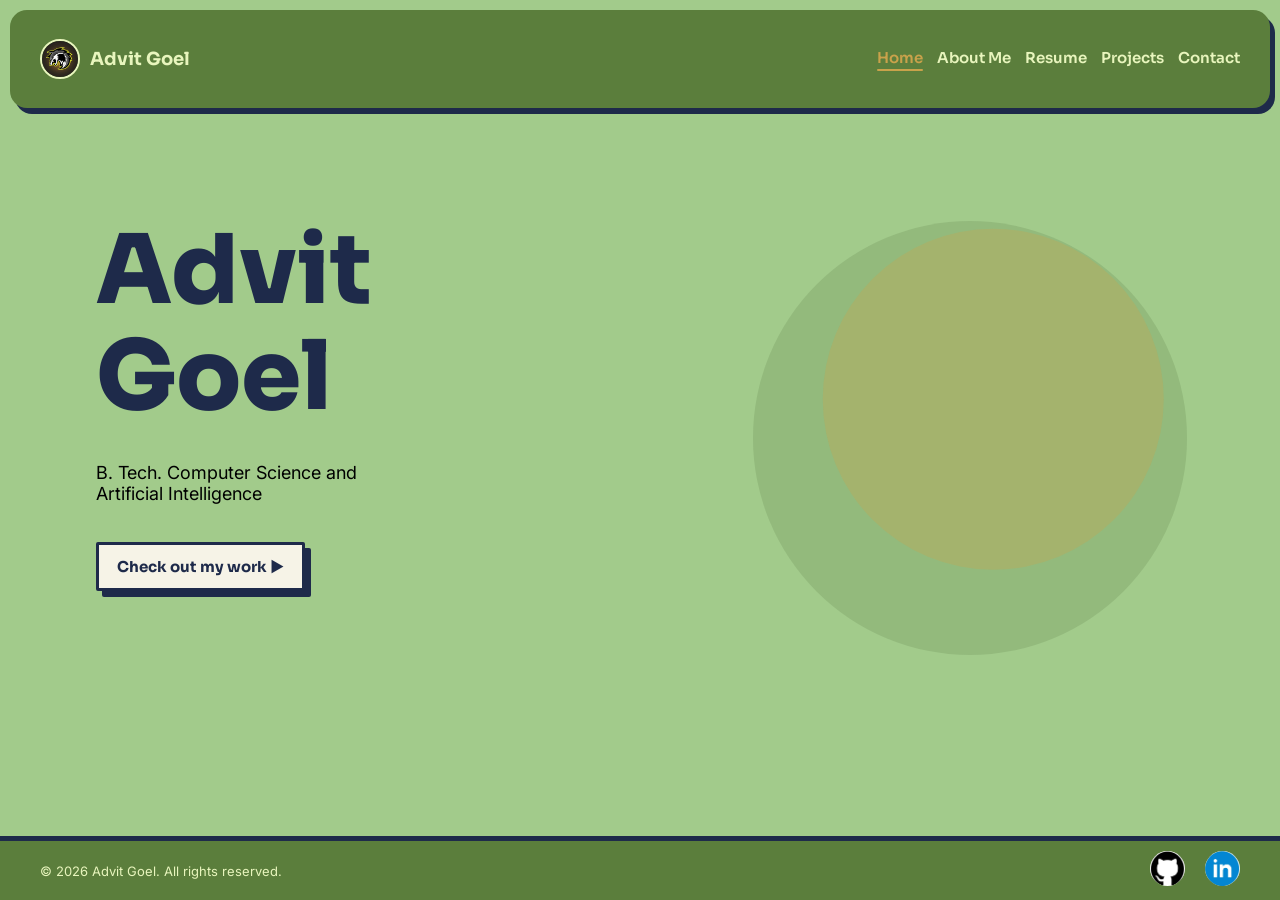
<file: index.html>
<!DOCTYPE html>
<html lang="en">
<head>
    <meta charset="UTF-8">
    <meta name="viewport" content="width=device-width, initial-scale=1.0">
    <title>Advit Goel</title>
    <link rel="preconnect" href="https://fonts.googleapis.com">
    <link rel="preconnect" href="https://fonts.gstatic.com" crossorigin>
    <link href="https://fonts.googleapis.com/css2?family=Sora:wght@400;600;700;800&family=Inter:wght@400;500;600&display=swap" rel="stylesheet">
    <link rel="stylesheet" href="./style.css">
</head>
<body>

    <header>
        <a href="index.html" id="nametag">
            <img src="avatar.png" alt="Profile Picture" id="avatarimg">
            <h3 id="name">Advit Goel</h3>
        </a>
        <button class="hamburger" id="hamburger" aria-label="Toggle navigation menu" aria-expanded="false">
            <span></span>
            <span></span>
            <span></span>
        </button>
        <div class="navlinks">
            <a href="index.html" class="headericons active">Home</a>
            <a href="about.html" class="headericons">About Me</a>
            <a href="resume.html" class="headericons">Resume</a>
            <a href="projects.html" class="headericons">Projects</a>
            <a href="contact.html" class="headericons">Contact</a>
        </div>
    </header>

    <main id="maincontent">
        <h1 id="headname" class="fade-up">Advit <br> Goel</h1>
        <p id="description" class="fade-up delay-1">B. Tech. Computer Science and <br> Artificial Intelligence</p>

        <svg viewBox="0 0 800 800" width="620" height="620" style="position:absolute; right:0; top:10px;">
            <circle class="floaty" cx="400" cy="400" r="280" fill="#3F5A2C" opacity="0.15"/>
            <circle class="floaty" cx="430" cy="350" r="220" fill="#C9A24B" opacity="0.3"/>
        </svg>

        <a href="projects.html"><button id="checkout">Check out my work &#9658;</button></a>
    </main>

    <footer class="footer">
        <span class="copyright">© 2026 Advit Goel. All rights reserved.</span>
        <div class="socials">
            <a href="https://github.com/coolgoel1">
                <img src="./github.png" alt="GitHub" width="35" height="35" style="border-radius:50%;">
            </a>
            <a href="https://linkedin.com/in/advit-goel">
                <img src="./lnkd.png" alt="LinkedIn" width="35" height="35" style="border-radius:50%;">
            </a>
        </div>
    </footer>

    <script src="./script.js"></script>
</body>
</html>
</file>
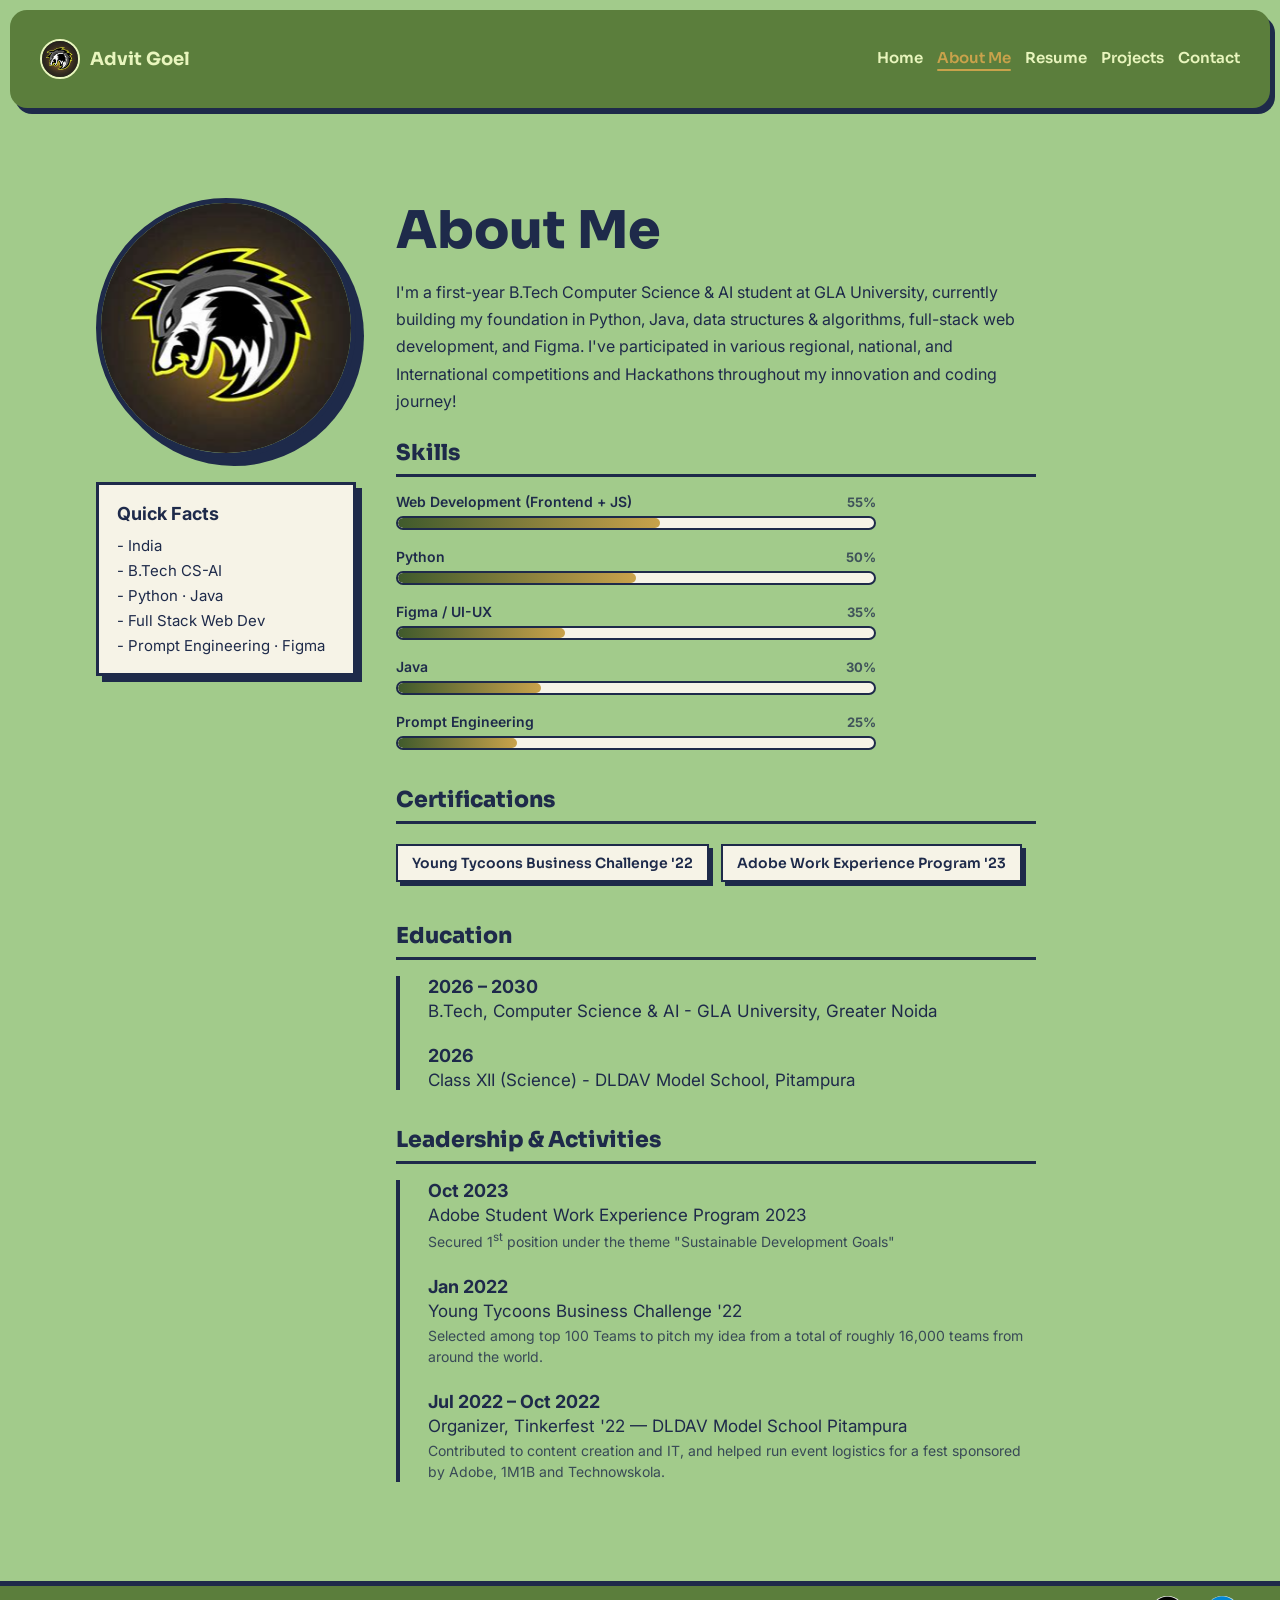
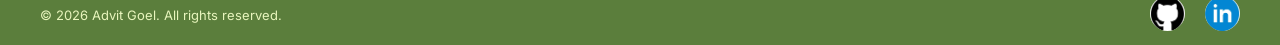
<file: about.html>
<!DOCTYPE html>
<html lang="en">
<head>
    <meta charset="UTF-8">
    <meta name="viewport" content="width=device-width, initial-scale=1.0">
    <title>Advit Goel</title>
    <link rel="preconnect" href="https://fonts.googleapis.com">
    <link rel="preconnect" href="https://fonts.gstatic.com" crossorigin>
    <link href="https://fonts.googleapis.com/css2?family=Sora:wght@400;600;700;800&family=Inter:wght@400;500;600&display=swap" rel="stylesheet">
    <link rel="stylesheet" href="./style.css">
</head>
<body>

    <header>
        <a href="index.html" id="nametag">
            <img src="avatar.png" alt="Profile Picture" id="avatarimg">
            <h3 id="name">Advit Goel</h3>
        </a>
        <button class="hamburger" id="hamburger" aria-label="Toggle navigation menu" aria-expanded="false">
            <span></span>
            <span></span>
            <span></span>
        </button>
        <div class="navlinks">
            <a href="index.html" class="headericons">Home</a>
            <a href="about.html" class="headericons active">About Me</a>
            <a href="resume.html" class="headericons">Resume</a>
            <a href="projects.html" class="headericons">Projects</a>
            <a href="contact.html" class="headericons">Contact</a>
        </div>
    </header>

    <main id="aboutboxx">
        <div id="imageboxx">
            <img src="./avatar.png" alt="Advit Goel" id="aboutimg">
            <div id="factsbox">
                <div style="font-weight:700; margin-bottom:12px; font-size:18px;">Quick Facts</div>
                <div class="facts">- India</div>
                <div class="facts">- B.Tech CS-AI</div>
                <div class="facts">- Python · Java</div>
                <div class="facts">- Full Stack Web Dev</div>
                <div class="facts">- Prompt Engineering · Figma</div>
            </div>
        </div>

        <div class="contentdiv">
            <h1 class="headingabout">About Me</h1>
            <p class="description">I'm a first-year B.Tech Computer Science &amp; AI student at GLA University, currently building my foundation in Python, Java, data structures &amp; algorithms, full-stack web development, and Figma. I've participated in various regional, national, and International competitions and Hackathons throughout my innovation and coding journey!</p>

            <div class="content-section">
                <h2 class="section-heading">Skills</h2>
                <div class="skills-list">
                    <div class="skill-bar">
                        <div class="skill-bar-head">
                            <span class="skill-name">Web Development (Frontend + JS)</span>
                            <span class="skill-percent">55%</span>
                        </div>
                        <div class="skill-track" role="progressbar" aria-valuenow="55" aria-valuemin="0" aria-valuemax="100" aria-label="Web Development proficiency">
                            <div class="skill-fill" style="--fill: 55%;"></div> <!-- EDIT THIS NUMBER TO CHANGE PROGRESS BAR -->
                        </div>
                    </div>

                    <div class="skill-bar">
                        <div class="skill-bar-head">
                            <span class="skill-name">Python</span>
                            <span class="skill-percent">50%</span>
                        </div>
                        <div class="skill-track" role="progressbar" aria-valuenow="50" aria-valuemin="0" aria-valuemax="100" aria-label="Python proficiency">
                            <div class="skill-fill" style="--fill: 50%;"></div> <!-- EDIT THIS NUMBER TO CHANGE PROGRESS BAR -->
                        </div>
                    </div>

                    <div class="skill-bar">
                        <div class="skill-bar-head">
                            <span class="skill-name">Figma / UI-UX</span>
                            <span class="skill-percent">35%</span>
                        </div>
                        <div class="skill-track" role="progressbar" aria-valuenow="35" aria-valuemin="0" aria-valuemax="100" aria-label="Figma proficiency">
                            <div class="skill-fill" style="--fill: 35%;"></div> <!-- EDIT THIS NUMBER TO CHANGE PROGRESS BAR -->
                        </div>
                    </div>

                    <div class="skill-bar">
                        <div class="skill-bar-head">
                            <span class="skill-name">Java</span>
                            <span class="skill-percent">30%</span>
                        </div>
                        <div class="skill-track" role="progressbar" aria-valuenow="30" aria-valuemin="0" aria-valuemax="100" aria-label="Java proficiency">
                            <div class="skill-fill" style="--fill: 30%;"></div> <!-- EDIT THIS NUMBER TO CHANGE PROGRESS BAR -->
                        </div>
                    </div>

                    <div class="skill-bar">
                        <div class="skill-bar-head">
                            <span class="skill-name">Prompt Engineering</span>
                            <span class="skill-percent">25%</span>
                        </div>
                        <div class="skill-track" role="progressbar" aria-valuenow="25" aria-valuemin="0" aria-valuemax="100" aria-label="Prompt Engineering proficiency">
                            <div class="skill-fill" style="--fill: 25%;"></div> <!-- EDIT THIS NUMBER TO CHANGE PROGRESS BAR -->
                        </div>
                    </div>
                </div>
            </div>

            <div class="content-section">
                <h2 class="section-heading">Certifications</h2>
                <div>
                    <span class="skillsbox">Young Tycoons Business Challenge '22</span>
                    <span class="skillsbox">Adobe Work Experience Program '23</span>
                </div>
            </div>

            <div class="content-section">
                <h2 class="section-heading">Education</h2>
                <div class="timeline">
                    <div class="timeline-item">
                        <div class="timeline-year">2026 – 2030</div>
                        <div class="timeline-text">B.Tech, Computer Science &amp; AI - GLA University, Greater Noida </div>
                    </div>
                    <div class="timeline-item">
                        <div class="timeline-year">2026</div>
                        <div class="timeline-text">Class XII (Science) - DLDAV Model School, Pitampura</div>
                    </div>
                </div>
            </div>

            <div class="content-section">
                <h2 class="section-heading">Leadership &amp; Activities</h2>
                <div class="timeline">
                    <div class="timeline-item">
                        <div class="timeline-year">Oct 2023</div>
                        <div class="timeline-text">Adobe Student Work Experience Program 2023</div>
                        <div class="timeline-desc">Secured 1<sup>st</sup> position under the theme "Sustainable Development Goals"</div>
                    </div>
                    <div class="timeline-item">
                        <div class="timeline-year">Jan 2022</div>
                        <div class="timeline-text">Young Tycoons Business Challenge '22</div>
                        <div class="timeline-desc">Selected among top 100 Teams to pitch my idea from a total of roughly 16,000 teams from around the world.</div>
                    </div>
                    <div class="timeline-item">
                        <div class="timeline-year">Jul 2022 – Oct 2022</div>
                        <div class="timeline-text">Organizer, Tinkerfest '22 — DLDAV Model School Pitampura</div>
                        <div class="timeline-desc">Contributed to content creation and IT, and helped run event logistics for a fest sponsored by Adobe, 1M1B and Technowskola.</div>
                    </div>
                </div>
            </div>
        </div>
    </main>

    <footer class="footer">
        <span class="copyright">© 2026 Advit Goel. All rights reserved.</span>
        <div class="socials">
            <a href="https://github.com/coolgoel1">
                <img src="./github.png" alt="GitHub" width="35" height="35" style="border-radius:50%;">
            </a>
            <a href="https://linkedin.com/in/advit-goel">
                <img src="./lnkd.png" alt="LinkedIn" width="35" height="35" style="border-radius:50%;">
            </a>
        </div>
    </footer>

    <script src="./script.js"></script>
</body>
</html>
</file>
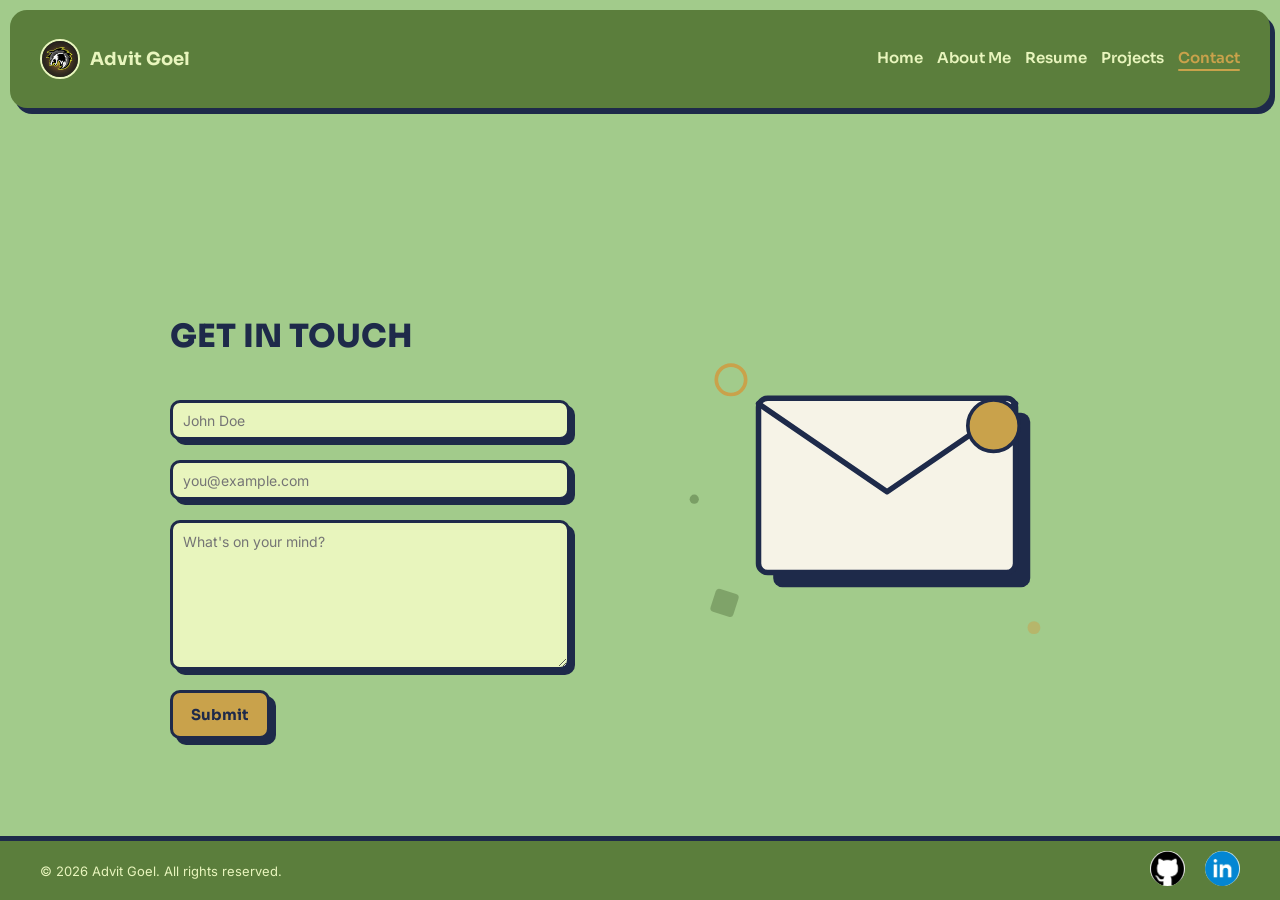
<file: contact.html>
<!DOCTYPE html>
<html lang="en">
<head>
    <meta charset="UTF-8">
    <meta name="viewport" content="width=device-width, initial-scale=1.0">
    <title>Advit Goel</title>
    <link rel="preconnect" href="https://fonts.googleapis.com">
    <link rel="preconnect" href="https://fonts.gstatic.com" crossorigin>
    <link href="https://fonts.googleapis.com/css2?family=Sora:wght@400;600;700;800&family=Inter:wght@400;500;600&display=swap" rel="stylesheet">
    <link rel="stylesheet" href="./style.css">
</head>
<body>

    <header>
        <a href="index.html" id="nametag">
            <img src="avatar.png" alt="Profile Picture" id="avatarimg">
            <h3 id="name">Advit Goel</h3>
        </a>
        <button class="hamburger" id="hamburger" aria-label="Toggle navigation menu" aria-expanded="false">
            <span></span>
            <span></span>
            <span></span>
        </button>
        <div class="navlinks">
            <a href="index.html" class="headericons">Home</a>
            <a href="about.html" class="headericons">About Me</a>
            <a href="resume.html" class="headericons">Resume</a>
            <a href="projects.html" class="headericons">Projects</a>
            <a href="contact.html" class="headericons active">Contact</a>
        </div>
    </header>

    <main class="circlediv">
        <svg class="contact-illustration" viewBox="0 0 800 800">
            <g transform="scale(1.53)">
                <rect x="156" y="136" width="280" height="190" rx="10" fill="#1E2A4A"/>
                <rect x="140" y="120" width="280" height="190" rx="10" fill="#F6F3E7" stroke="#1E2A4A" stroke-width="6"/>
                <path d="M140,126 L280,222 L420,126" fill="none" stroke="#1E2A4A" stroke-width="6" stroke-linejoin="round" stroke-linecap="round"/>
                <circle class="floaty" cx="396" cy="150" r="28" fill="#C9A24B" stroke="#1E2A4A" stroke-width="4"/>
                <circle class="floaty" cx="110" cy="100" r="16" fill="none" stroke="#C9A24B" stroke-width="4"/>
                <rect x="90" y="330" width="26" height="26" rx="4" fill="#3F5A2C" opacity="0.35" transform="rotate(18 103 343)"/>
                <circle class="floaty" cx="440" cy="370" r="7" fill="#C9A24B" opacity="0.5"/>
                <circle class="floaty" cx="70" cy="230" r="5" fill="#3F5A2C" opacity="0.4"/>
            </g>
        </svg>

        <div class="contact-text">
            <h1 id="getintouch">GET IN TOUCH</h1>

            <div id="contact">
                <!--
                  There's no backend here to receive a real form submission,
                  so script.js intercepts this instead and opens a pre-filled
                  mailto: link — whatever mail app is set as default on the
                  visitor's device (Gmail's app on most phones, Gmail in the
                  browser on desktop if that's their default, or something
                  else entirely) opens with this message ready for THEM to
                  hit send on. Nothing is sent automatically from the site.
                -->
                <form id="contact-form">
                    <input class="inputname" type="text" id="contact-name" placeholder="John Doe" required>
                    <input class="inputname" type="email" id="contact-email" placeholder="you@example.com" required>
                    <textarea class="inputname" id="contact-message" placeholder="What's on your mind?" required></textarea>
                    <input type="submit" value="Submit" id="submit">
                </form>
            </div>
        </div>
    </main>

    <footer class="footer">
        <span class="copyright">© 2026 Advit Goel. All rights reserved.</span>
        <div class="socials">
            <a href="https://github.com/coolgoel1">
                <img src="./github.png" alt="GitHub" width="35" height="35" style="border-radius:50%;">
            </a>
            <a href="https://linkedin.com/in/advit-goel">
                <img src="./lnkd.png" alt="LinkedIn" width="35" height="35" style="border-radius:50%;">
            </a>
        </div>
    </footer>

    <script src="./script.js"></script>
</body>
</html>
</file>
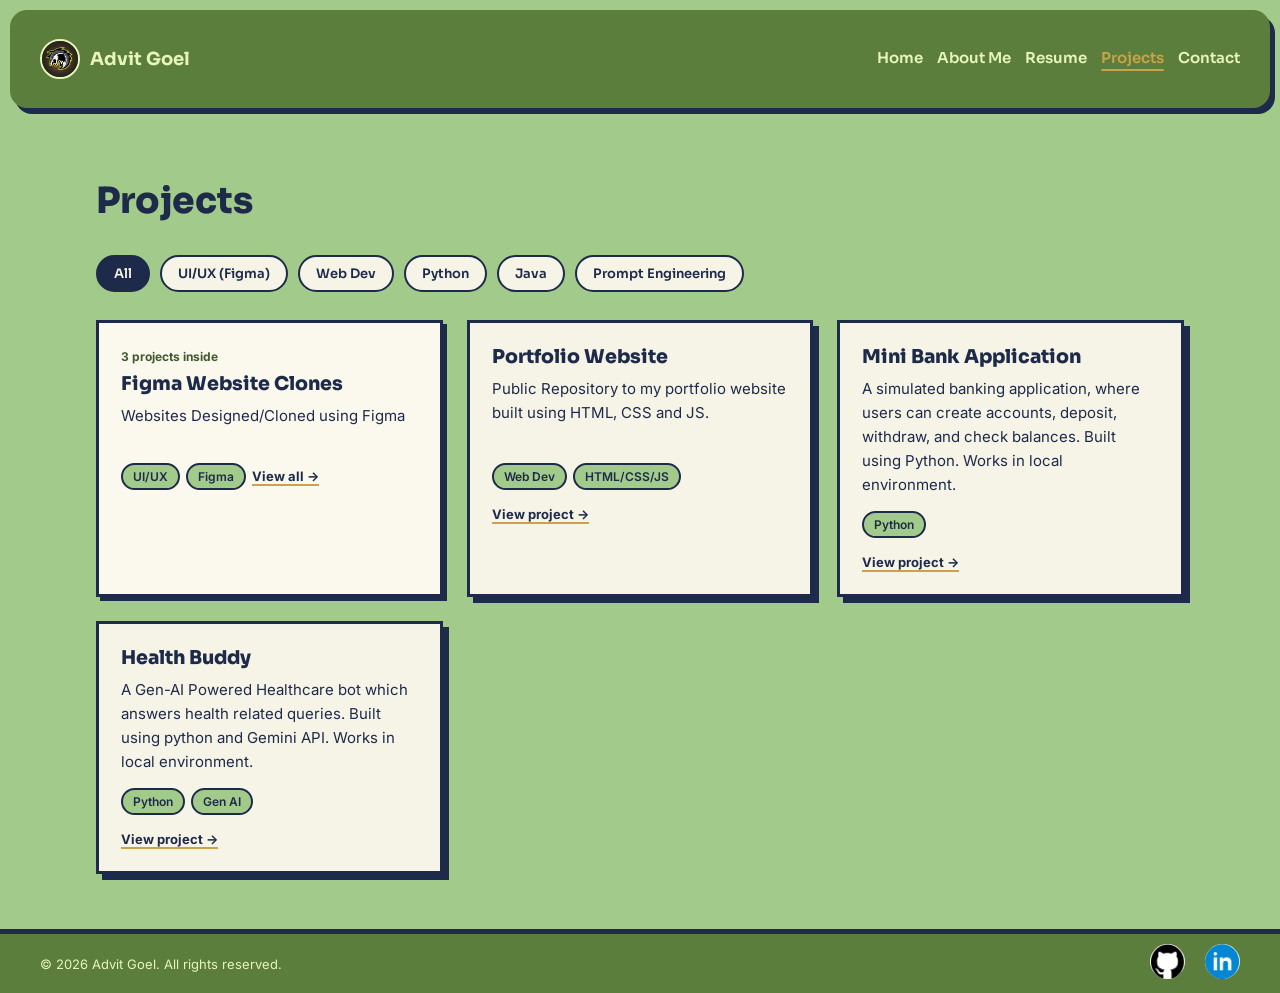
<file: projects.html>
<!DOCTYPE html>
<html lang="en">
<head>
    <meta charset="UTF-8">
    <meta name="viewport" content="width=device-width, initial-scale=1.0">
    <title>Advit Goel</title>
    <link rel="preconnect" href="https://fonts.googleapis.com">
    <link rel="preconnect" href="https://fonts.gstatic.com" crossorigin>
    <link href="https://fonts.googleapis.com/css2?family=Sora:wght@400;600;700;800&family=Inter:wght@400;500;600&display=swap" rel="stylesheet">
    <link rel="stylesheet" href="./style.css">
</head>
<body>

    <header>
        <a href="index.html" id="nametag">
            <img src="avatar.png" alt="Profile Picture" id="avatarimg">
            <h3 id="name">Advit Goel</h3>
        </a>
        <button class="hamburger" id="hamburger" aria-label="Toggle navigation menu" aria-expanded="false">
            <span></span>
            <span></span>
            <span></span>
        </button>
        <div class="navlinks">
            <a href="index.html" class="headericons">Home</a>
            <a href="about.html" class="headericons">About Me</a>
            <a href="resume.html" class="headericons">Resume</a>
            <a href="projects.html" class="headericons active">Projects</a>
            <a href="contact.html" class="headericons">Contact</a>
        </div>
    </header>

    <main id="maincontent">
        <h1 class="page-heading">Projects</h1>

        <div class="filter-bar">
            <button class="filter-btn active" data-filter="all">All</button>
            <button class="filter-btn" data-filter="uiux">UI/UX (Figma)</button>
            <button class="filter-btn" data-filter="webdev">Web Dev</button>
            <button class="filter-btn" data-filter="python">Python</button>
            <button class="filter-btn" data-filter="java">Java</button>
            <button class="filter-btn" data-filter="prompt">Prompt Engineering</button>
        </div>

        <div class="projects-grid" id="projects-grid"></div>
    </main>

    <footer class="footer">
        <span class="copyright">© 2026 Advit Goel. All rights reserved.</span>
        <div class="socials">
            <a href="https://github.com/coolgoel1">
                <img src="./github.png" alt="GitHub" width="35" height="35" style="border-radius:50%;">
            </a>
            <a href="https://linkedin.com/in/advit-goel">
                <img src="./lnkd.png" alt="LinkedIn" width="35" height="35" style="border-radius:50%;">
            </a>
        </div>
    </footer>
    <dialog id="folder-dialog" class="site-dialog">
        <h2 class="dialog-title" id="folder-dialog-title">Folder</h2>
        <p class="dialog-subtext" id="folder-dialog-desc"></p>
        <div class="item-list" id="folder-items-list"></div>
        <button class="dialog-btn" id="close-folder-btn" type="button" style="margin-top:16px;">Close</button>
    </dialog>

    <script src="./script.js"></script>
</body>
</html>
</file>
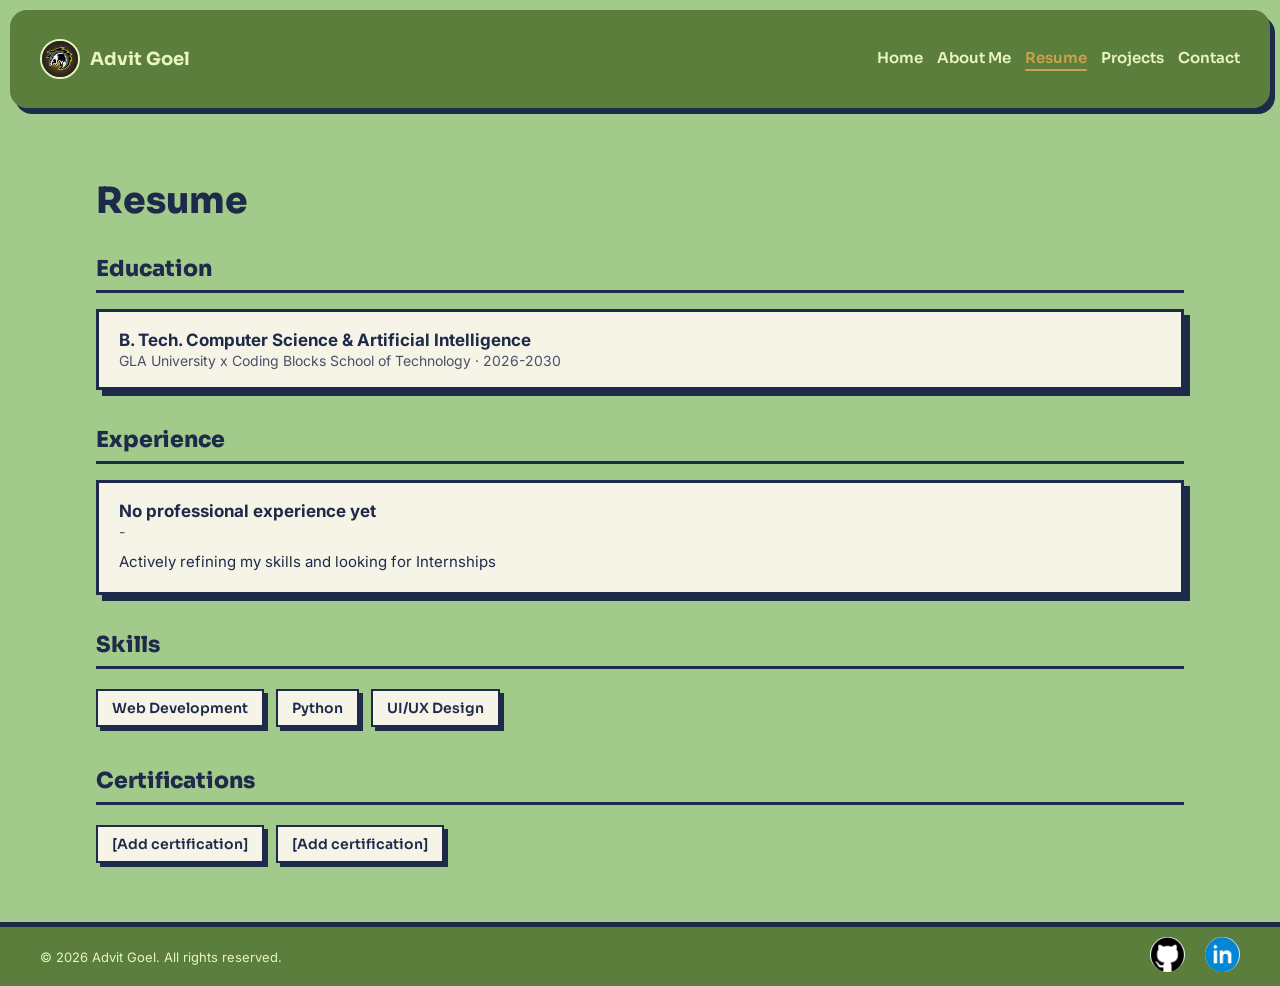
<file: resume.html>
<!DOCTYPE html>
<html lang="en">
<head>
    <meta charset="UTF-8">
    <meta name="viewport" content="width=device-width, initial-scale=1.0">
    <title>Advit Goel</title>
    <link rel="preconnect" href="https://fonts.googleapis.com">
    <link rel="preconnect" href="https://fonts.gstatic.com" crossorigin>
    <link href="https://fonts.googleapis.com/css2?family=Sora:wght@400;600;700;800&family=Inter:wght@400;500;600&display=swap" rel="stylesheet">
    <link rel="stylesheet" href="./style.css">
</head>
<body>

    <header>
        <a href="index.html" id="nametag">
            <img src="avatar.png" alt="Profile Picture" id="avatarimg">
            <h3 id="name">Advit Goel</h3>
        </a>
        <button class="hamburger" id="hamburger" aria-label="Toggle navigation menu" aria-expanded="false">
            <span></span>
            <span></span>
            <span></span>
        </button>
        <div class="navlinks">
            <a href="index.html" class="headericons">Home</a>
            <a href="about.html" class="headericons">About Me</a>
            <a href="resume.html" class="headericons active">Resume</a>
            <a href="projects.html" class="headericons">Projects</a>
            <a href="contact.html" class="headericons">Contact</a>
        </div>
    </header>

    <main id="maincontent">
        <h1 class="page-heading">Resume</h1>

        <div class="content-section">
            <h2 class="section-heading">Education</h2>
            <div class="resume-card">
                <div class="resume-card-title">B. Tech. Computer Science & Artificial Intelligence</div>
                <div class="resume-card-sub">GLA University x Coding Blocks School of Technology · 2026-2030</div>
            </div>
        </div>

        <div class="content-section">
            <h2 class="section-heading">Experience</h2>
            <div class="resume-card">
                <div class="resume-card-title">No professional experience yet</div>
                <div class="resume-card-sub">-</div>
                <div class="resume-card-body">Actively refining my skills and looking for Internships</div>
            </div>
        </div>

        <div class="content-section">
            <h2 class="section-heading">Skills</h2>
            <div style="margin-top:4px;">
                <span class="skillsbox">Web Development</span>
                <span class="skillsbox">Python</span>
                <span class="skillsbox">UI/UX Design</span>
            </div>
        </div>

        <div class="content-section">
            <h2 class="section-heading">Certifications</h2>
            <div style="margin-top:4px;">
                <span class="skillsbox">[Add certification]</span>
                <span class="skillsbox">[Add certification]</span>
            </div>
        </div>

      
    </main>

    <footer class="footer">
        <span class="copyright">© 2026 Advit Goel. All rights reserved.</span>
        <div class="socials">
            <a href="https://github.com/coolgoel1">
                <img src="./github.png" alt="GitHub" width="35" height="35" style="border-radius:50%;">
            </a>
            <a href="https://linkedin.com/in/advit-goel">
                <img src="./lnkd.png" alt="LinkedIn" width="35" height="35" style="border-radius:50%;">
            </a>
        </div>
    </footer>

    <script src="./script.js"></script>
</body>
</html>
</file>
<file: style.css>
/* COLOR PALETTE */
/* #3F5A2C forest | #A3CC8A sage | #1E2A4A navy text | #F6F3E7 cream | #C9A24B gold */

/* SOME PARTS OF THIS WEBSITE HAS BEEN VIBECODED (SPECIFICALLY BACKEND) */

@layer bootstrap, custom;

@layer bootstrap {
  @import url("https://cdn.jsdelivr.net/npm/bootstrap@5.3.3/dist/css/bootstrap.min.css");
}

@layer custom {
  * {
    box-sizing: border-box;
  }

  html,
  body {
    height: 100%;
    margin: 0;
  }

  html {
    scrollbar-width: none;      
    -ms-overflow-style: none;   
  }

  html::-webkit-scrollbar {
    display: none;             
  }

  body {
    background-color: #A2CB8B;
    font-family: 'Inter', Arial, Helvetica, sans-serif;
    display: flex;
    flex-direction: column;
    min-height: 100vh;
  }

  h1, h2, h3, #checkout, #submit, .headericons, .skillsbox {
    font-family: 'Sora', 'Inter', Arial, Helvetica, sans-serif;
  }

  a:focus-visible,
  button:focus-visible,
  input:focus-visible,
  textarea:focus-visible {
    outline: 3px solid #C9A24B;
    outline-offset: 3px;
    border-radius: 2px;
  }

  /* HEADER */
  header {
    background-color: #5B7E3C;
    color: #E8F5BD;
    border-radius: 17px;
    box-shadow: 5px 6px 0 #1E2A4A;
    display: flex;
    flex-wrap: wrap;
    align-items: center;
    justify-content: space-between;
    padding: 15px 20px;
    gap: 12px;
    margin: 10px;
    transition: box-shadow 0.25s ease;
  }

  header.scrolled {
    box-shadow: 6px 8px 0 #1E2A4A;
  }

  #nametag {
    display: flex;
    align-items: center;
    text-decoration: none;
    transition: opacity 0.2s ease;
  }

  #nametag:hover {
    opacity: 0.8;
  }

  #avatarimg {
    width: 40px;
    height: 40px;
    border-radius: 50%;
    object-fit: cover;
    flex-shrink: 0;
    border: 2px solid #E8F5BD;
  }

  #name {
    margin-left: 10px;
    font-size: 16px;
    color: #E8F5BD;
    font-weight: 700;
  }

  .navlinks {
    display: flex;
    flex-wrap: wrap;
    gap: 14px;
    align-items: center;
    transition: max-height 0.4s ease, opacity 0.3s ease, margin-top 0.4s ease;
  }

  .headericons {
    position: relative;
    color: #E8F5BD;
    text-decoration: none;
    font-size: 15px;
    font-weight: 600;
    padding-bottom: 4px;
    transition: color 0.2s ease;
  }

  .headericons::after {
    content: '';
    position: absolute;
    left: 0;
    bottom: 0;
    width: 100%;
    height: 2px;
    background: #C9A24B;
    border-radius: 2px;
    transform: scaleX(0);
    transform-origin: left;
    transition: transform 0.25s ease;
  }

  .headericons:hover {
    color: #F6F3E7;
  }

  .headericons:hover::after,
  .headericons.active::after {
    transform: scaleX(1);
  }

  .headericons.active {
    color: #C9A24B;
  }

  .hamburger {
    display: none;
    flex-direction: column;
    justify-content: center;
    align-items: center;
    gap: 6px;
    width: 32px;
    height: 32px;
    padding: 0;
    background: none;
    border: none;
    cursor: pointer;
  }

  .hamburger span {
    display: block;
    width: 26px;
    height: 3px;
    border-radius: 2px;
    background-color: #E8F5BD;
    transition: transform 0.35s ease, opacity 0.25s ease;
  }
  .hamburger.active span:nth-child(1) {
    transform: translateY(9px) rotate(45deg);
  }

  .hamburger.active span:nth-child(2) {
    opacity: 0;
  }

  .hamburger.active span:nth-child(3) {
    transform: translateY(-9px) rotate(-45deg);
  }

  main {
    flex: 1 0 auto;
  }

  /* INDEX.HTML */
  #maincontent {
    position: relative;
    overflow: hidden;
    padding: 40px 20px;
  }

  #maincontent svg {
    display: none;
  }

  .floaty {
    transform-box: fill-box;
    transform-origin: center;
    animation: float 8s ease-in-out infinite;
  }

  .floaty:nth-of-type(2) {
    animation-duration: 10s;
    animation-delay: -4s;
  }

  @keyframes float {
    0%, 100% { transform: translateY(0); }
    50% { transform: translateY(-22px); }
  }

  #headname {
    color: #1E2A4A;
    font-size: 48px;
    font-weight: 800;
    margin: 20px 0 0;
    line-height: 1.1;
  }

  #description {
    color: black;
    font-size: 16px;
    padding-top: 15px;
    font-weight: normal;
    max-width: 46ch;
  }

  #checkout {
    display: inline-block;
    background: #F6F3E7;
    color: #1E2A4A;
    font-weight: 700;
    padding: 12px 18px;
    border: 3px solid #1E2A4A;
    box-shadow: 6px 6px 0 #1E2A4A;
    font-size: 15px;
    margin-top: 20px;
    cursor: pointer;
    border-radius: 2px;
    transition: box-shadow 0.15s ease, margin 0.15s ease;
  }

  #checkout:hover {
    box-shadow: 1px 1px 0 #1E2A4A;
    margin-left: 6px;
    margin-top: 25px;
  }

  .fade-up {
    animation: fadeUp 0.7s ease both;
  }

  .fade-up.delay-1 { animation-delay: 0.12s; }
  .fade-up.delay-2 { animation-delay: 0.26s; }

  @keyframes fadeUp {
    from { opacity: 0; transform: translateY(16px); }
    to { opacity: 1; transform: translateY(0); }
  }

  /* ABOUT */
  #aboutboxx {
    padding: 40px 20px;
    display: flex;
    flex-direction: column;
    gap: 40px;
  }

  #imageboxx {
    text-align: center;
  }

  #aboutimg {
    width: 180px;
    height: 180px;
    border-radius: 50%;
    object-fit: cover;
    border: 5px solid #1E2A4A;
    box-shadow: 8px 8px 0 #1E2A4A;
    display: block;
    margin: 0 auto;
    background: #F6F3E7;
  }

  #factsbox {
    margin-top: 24px;
    background: #F6F3E7;
    border: 3px solid #1E2A4A;
    box-shadow: 6px 6px 0 #1E2A4A;
    padding: 18px;
    text-align: left;
    font-size: 15px;
    color: #1E2A4A;
  }

  .facts {
    margin-top: 6px;
  }

  .contentdiv {
    width: 100%;
  }

  .headingabout {
    margin: 0 0 16px;
    font-size: 36px;
    font-weight: 800;
    color: #1E2A4A;
  }

  .description {
    font-size: 16px;
    line-height: 1.7;
    color: #1E2A4A;
    margin: 0 0 24px;
    max-width: 65ch;
  }

  .skillsbox {
    display: inline-block;
    background: #F6F3E7;
    color: #1E2A4A;
    border: 2px solid #1E2A4A;
    box-shadow: 4px 4px 0 #1E2A4A;
    padding: 8px 14px;
    font-weight: 600;
    font-size: 14px;
    margin: 4px 8px 4px 0;
    transition: transform 0.15s ease;
  }

  .skillsbox:hover {
    transform: translate(-2px, -2px);
  }

  /* Skill proficiency bars */
  .skills-note {
    font-size: 13px;
    color: #1E2A4A;
    opacity: 0.7;
    margin: -8px 0 18px;
  }

  .skills-list {
    display: flex;
    flex-direction: column;
    gap: 18px;
    max-width: 480px;
  }

  .skill-bar-head {
    display: flex;
    justify-content: space-between;
    align-items: baseline;
    margin-bottom: 6px;
    gap: 12px;
  }

  .skill-name {
    font-weight: 600;
    color: #1E2A4A;
    font-size: 14px;
  }

  .skill-percent {
    font-weight: 700;
    color: #1E2A4A;
    font-size: 13px;
    opacity: 0.75;
    flex-shrink: 0;
  }

  .skill-track {
    background: #F6F3E7;
    border: 2px solid #1E2A4A;
    border-radius: 20px;
    height: 14px;
    overflow: hidden;
  }

  .skill-fill {
    height: 100%;
    border-radius: 20px;
    background: linear-gradient(90deg, #3F5A2C, #C9A24B);
    width: var(--fill, 0%);
    animation: fillBar 1.1s ease forwards;
  }

  @keyframes fillBar {
    from { width: 0%; }
    to { width: var(--fill); }
  }

  .timeline {
    border-left: 4px solid #1E2A4A;
    padding-left: 28px;
  }

  .timeline-item {
    margin-bottom: 24px;
  }

  .timeline-year {
    font-weight: 700;
    color: #1E2A4A;
    font-size: 18px;
  }

  .timeline-text {
    font-size: 17px;
    color: #1E2A4A;
    margin-top: 4px;
  }

  .timeline-desc {
    font-size: 14px;
    color: #1E2A4A;
    opacity: 0.8;
    margin-top: 4px;
    line-height: 1.5;
  }

  .content-section {
    margin-bottom: 36px;
  }

  .content-section:last-child {
    margin-bottom: 0;
  }

  .section-heading {
    font-size: 22px;
    font-weight: 800;
    color: #1E2A4A;
    margin: 0 0 16px;
    padding-bottom: 8px;
    border-bottom: 3px solid #1E2A4A;
  }

  .resume-card {
    background: #F6F3E7;
    border: 3px solid #1E2A4A;
    box-shadow: 6px 6px 0 #1E2A4A;
    padding: 18px 20px;
    margin-bottom: 16px;
    color: #1E2A4A;
  }

  .resume-card:last-child {
    margin-bottom: 0;
  }

  .resume-card-title {
    font-weight: 700;
    font-size: 17px;
  }

  .resume-card-sub {
    font-size: 14px;
    opacity: 0.8;
    margin-top: 2px;
  }

  .resume-card-body {
    font-size: 15px;
    line-height: 1.6;
    margin-top: 10px;
  }

  /* PROJECTS */
  .filter-bar {
    display: flex;
    flex-wrap: wrap;
    gap: 10px;
    margin-bottom: 28px;
  }

  .filter-btn {
    background: #F6F3E7;
    color: #1E2A4A;
    border: 2px solid #1E2A4A;
    border-radius: 20px;
    padding: 8px 16px;
    font-family: 'Sora', 'Inter', Arial, Helvetica, sans-serif;
    font-size: 13px;
    font-weight: 600;
    cursor: pointer;
    transition: background-color 0.2s ease, color 0.2s ease, transform 0.15s ease;
  }

  .filter-btn:hover {
    transform: translateY(-2px);
  }

  .filter-btn.active {
    background: #1E2A4A;
    color: #F6F3E7;
    border-color: #1E2A4A;
  }

  .projects-grid {
    display: grid;
    grid-template-columns: 1fr;
    gap: 24px;
  }

  .project-card {
    position: relative;
    background: #F6F3E7;
    border: 3px solid #1E2A4A;
    box-shadow: 6px 6px 0 #1E2A4A;
    padding: 22px;
    color: #1E2A4A;
    transition: transform 0.2s ease, box-shadow 0.2s ease;
  }

  .project-card:hover {
    transform: translate(-3px, -3px);
    box-shadow: 9px 9px 0 #1E2A4A;
  }

  .folder-card {
    cursor: pointer;
    background: #FBF8EE;
    box-shadow: 4px 4px 0 #1E2A4A;
  }

  .folder-card:hover {
    box-shadow: 7px 7px 0 #1E2A4A;
  }

  .folder-badge {
    display: inline-block;
    font-size: 12px;
    font-weight: 700;
    color: #3F5A2C;
    margin-bottom: 8px;
  }

  .project-media {
    width: 100%;
    display: block;
    border: 2px solid #1E2A4A;
    border-radius: 4px;
    margin-bottom: 14px;
    background: #A2CB8B;
  }

  img.project-media {
    height: 180px;
    object-fit: cover;
  }

  iframe.project-media {
    height: 220px;
  }

  .project-card-title {
    font-weight: 800;
    font-size: 19px;
    margin: 0 0 8px;
  }

  .project-card-body {
    font-size: 15px;
    line-height: 1.6;
    margin: 0 0 14px;
  }

  .project-link {
    display: inline-block;
    margin-top: 10px;
    font-size: 13px;
    font-weight: 700;
    color: #1E2A4A;
    text-decoration: none;
    border-bottom: 2px solid #C9A24B;
  }

  .project-link:hover {
    color: #3F5A2C;
  }

  .project-tag {
    display: inline-block;
    background: #A2CB8B;
    color: #1E2A4A;
    border: 2px solid #1E2A4A;
    font-size: 12px;
    font-weight: 600;
    padding: 4px 10px;
    border-radius: 20px;
    margin: 0 6px 6px 0;
  }

  .page-heading {
    font-size: 36px;
    font-weight: 800;
    color: #1E2A4A;
    margin: 0 0 32px;
  }

  /* CONTACT.HTML */
  .circlediv {
    padding: 40px 20px;
    text-align: center;
  }

  .contact-illustration {
    display: block;
    width: 200px;
    height: 200px;
    margin: 0 auto 24px;
  }

  #getintouch {
    margin: 0 0 24px;
    font-size: 32px;
    font-weight: 800;
    color: #1E2A4A;
  }

  #contact {
    display: flex;
    justify-content: center;
  }

  #contact form {
    width: 100%;
    max-width: 400px;
  }

  .inputname {
    background-color: #E8F5BD;
    box-shadow: 5px 5px 0 #1E2A4A;
    border: 3px solid #1E2A4A;
    height: 40px;
    width: 100%;
    color: black;
    border-radius: 10px;
    margin-top: 20px;
    padding: 0 10px;
    font-family: inherit;
    font-size: 14px;
    display: block;
    transition: box-shadow 0.15s ease, transform 0.15s ease;
  }

  .inputname:focus {
    box-shadow: 2px 2px 0 #1E2A4A;
    transform: translate(2px, 2px);
  }

  textarea.inputname {
    height: 150px;
    padding: 10px;
    resize: vertical;
  }

  #submit {
    display: inline-block;
    background: #C9A24B;
    color: #1E2A4A;
    font-weight: 700;
    padding: 12px 18px;
    border: 3px solid #1E2A4A;
    box-shadow: 6px 6px 0 #1E2A4A;
    font-size: 15px;
    margin-top: 20px;
    cursor: pointer;
    border-radius: 10px;
    transition: box-shadow 0.15s ease, margin 0.15s ease;
  }

  #submit:hover {
    box-shadow: 1px 1px 0 #1E2A4A;
    margin-left: 6px;
    margin-top: 25px;
  }

  /* FOOTER */
  .footer {
    flex-shrink: 0;
    background-color: #5B7E3C;
    color: #E8F5BD;
    padding: 20px;
    display: flex;
    flex-direction: column;
    align-items: center;
    gap: 12px;
    box-shadow: 0 -5px 0 #1E2A4A;
  }

  .copyright {
    font-size: 13px;
    text-align: center;
  }

  .socials {
    display: flex;
    gap: 20px;
    align-items: center;
    justify-content: center;
  }

  .socials img {
    transition: transform 0.2s ease;
  }

  .socials a:hover img {
    transform: translateY(-3px);
  }

  @media (max-width: 767px) {
    .hamburger {
      display: flex;
    }

    .navlinks {
      flex-basis: 100%;
      width: 100%;
      flex-direction: column;
      align-items: flex-start;
      gap: 0;
      max-height: 0;
      opacity: 0;
      overflow: hidden;
      margin-top: 0;
    }

    .navlinks.open {
      max-height: 400px;
      opacity: 1;
      margin-top: 14px;
    }

    .navlinks a {
      width: 100%;
      padding: 12px 4px;
      border-top: 1px solid rgba(232, 245, 189, 0.25);
    }

    .navlinks a::after {
      display: none;
    }
  }

  @media (min-width: 768px) {
    header {
      padding: 20px 30px;
    }

    #name {
      font-size: 18px;
    }

    #maincontent {
      padding: 60px 96px;
    }

    #headname {
      font-size: 96px;
      margin-top: 40px;
    }

    #description {
      font-size: 18px;
    }

    #aboutboxx {
      flex-direction: row;
      align-items: flex-start;
      padding: 80px 96px;
    }

    #imageboxx {
      flex: 0 0 260px;
    }

    #aboutimg {
      width: 260px;
      height: 260px;
    }

    .contentdiv {
      flex: 1;
      max-width: 640px;
    }

    .headingabout {
      font-size: 52px;
    }

    .projects-grid {
      grid-template-columns: repeat(2, 1fr);
    }

    .footer {
      flex-direction: row;
      justify-content: space-between;
      padding: 10px 40px;
    }
  }

  @media (min-width: 1024px) {
    #maincontent svg {
      display: block;
    }

    .circlediv {
      display: flex;
      align-items: center;
      justify-content: center;
      gap: 60px;
      max-width: 1100px;
      margin: 96px auto 0;
      padding: 60px 40px;
      text-align: left;
    }

    .contact-illustration {
      order: 2;
      margin: 0;
      width: 480px;
      height: 480px;
      flex-shrink: 0;
    }

    .contact-text {
      order: 1;
    }

    #contact {
      justify-content: flex-start;
    }

    .inputname {
      width: 400px;
    }

    .projects-grid {
      grid-template-columns: repeat(3, 1fr);
    }
  }

  .site-dialog {
    background: #F6F3E7;
    color: #1E2A4A;
    border: 3px solid #1E2A4A;
    border-radius: 4px;
    box-shadow: 8px 8px 0 #1E2A4A;
    padding: 26px;
    width: min(480px, 90vw);
    max-height: 85vh;
    overflow-y: auto;
  }

  .site-dialog::backdrop {
    background: rgba(30, 42, 74, 0.55);
  }

  .dialog-title {
    font-size: 20px;
    font-weight: 800;
    margin: 0 0 18px;
  }

  .dialog-subtext {
    font-size: 14px;
    color: #1E2A4A;
    opacity: 0.75;
    margin: 0 0 16px;
    line-height: 1.6;
  }

  .dialog-btn {
    display: inline-block;
    background: #1E2A4A;
    color: #F6F3E7;
    font-weight: 700;
    font-family: 'Sora', 'Inter', Arial, Helvetica, sans-serif;
    font-size: 13px;
    padding: 10px 16px;
    border: 2px solid #1E2A4A;
    border-radius: 6px;
    cursor: pointer;
    transition: transform 0.15s ease;
  }

  .dialog-btn:hover {
    transform: translateY(-2px);
  }

  .item-list {
    display: flex;
    flex-direction: column;
    gap: 10px;
    max-height: 300px;
    overflow-y: auto;
    padding-right: 6px;
  }
  .item-row + .item-row {
    border-top: 1px solid rgba(30, 42, 74, 0.2);
    padding-top: 10px;
  }

  .item-row {
    display: flex;
    align-items: center;
    gap: 10px;
    background: #E8F5BD;
    border: 2px solid #1E2A4A;
    border-radius: 6px;
    padding: 10px 12px;
  }

  .item-row-thumb {
    width: 50px;
    height: 50px;
    object-fit: cover;
    border: 2px solid #1E2A4A;
    border-radius: 4px;
    flex-shrink: 0;
  }

  .item-row-info {
    flex: 1;
    min-width: 0;
  }

  .item-row-title {
    font-weight: 700;
    font-size: 14px;
    color: #1E2A4A;
  }

  .item-row-meta {
    font-size: 12px;
    color: #1E2A4A;
    opacity: 0.7;
  }

  @media (prefers-reduced-motion: reduce) {
    *,
    *::before,
    *::after {
      animation-duration: 0.01ms !important;
      animation-iteration-count: 1 !important;
      transition-duration: 0.01ms !important;
      scroll-behavior: auto !important;
    }
  }
}
</file>
